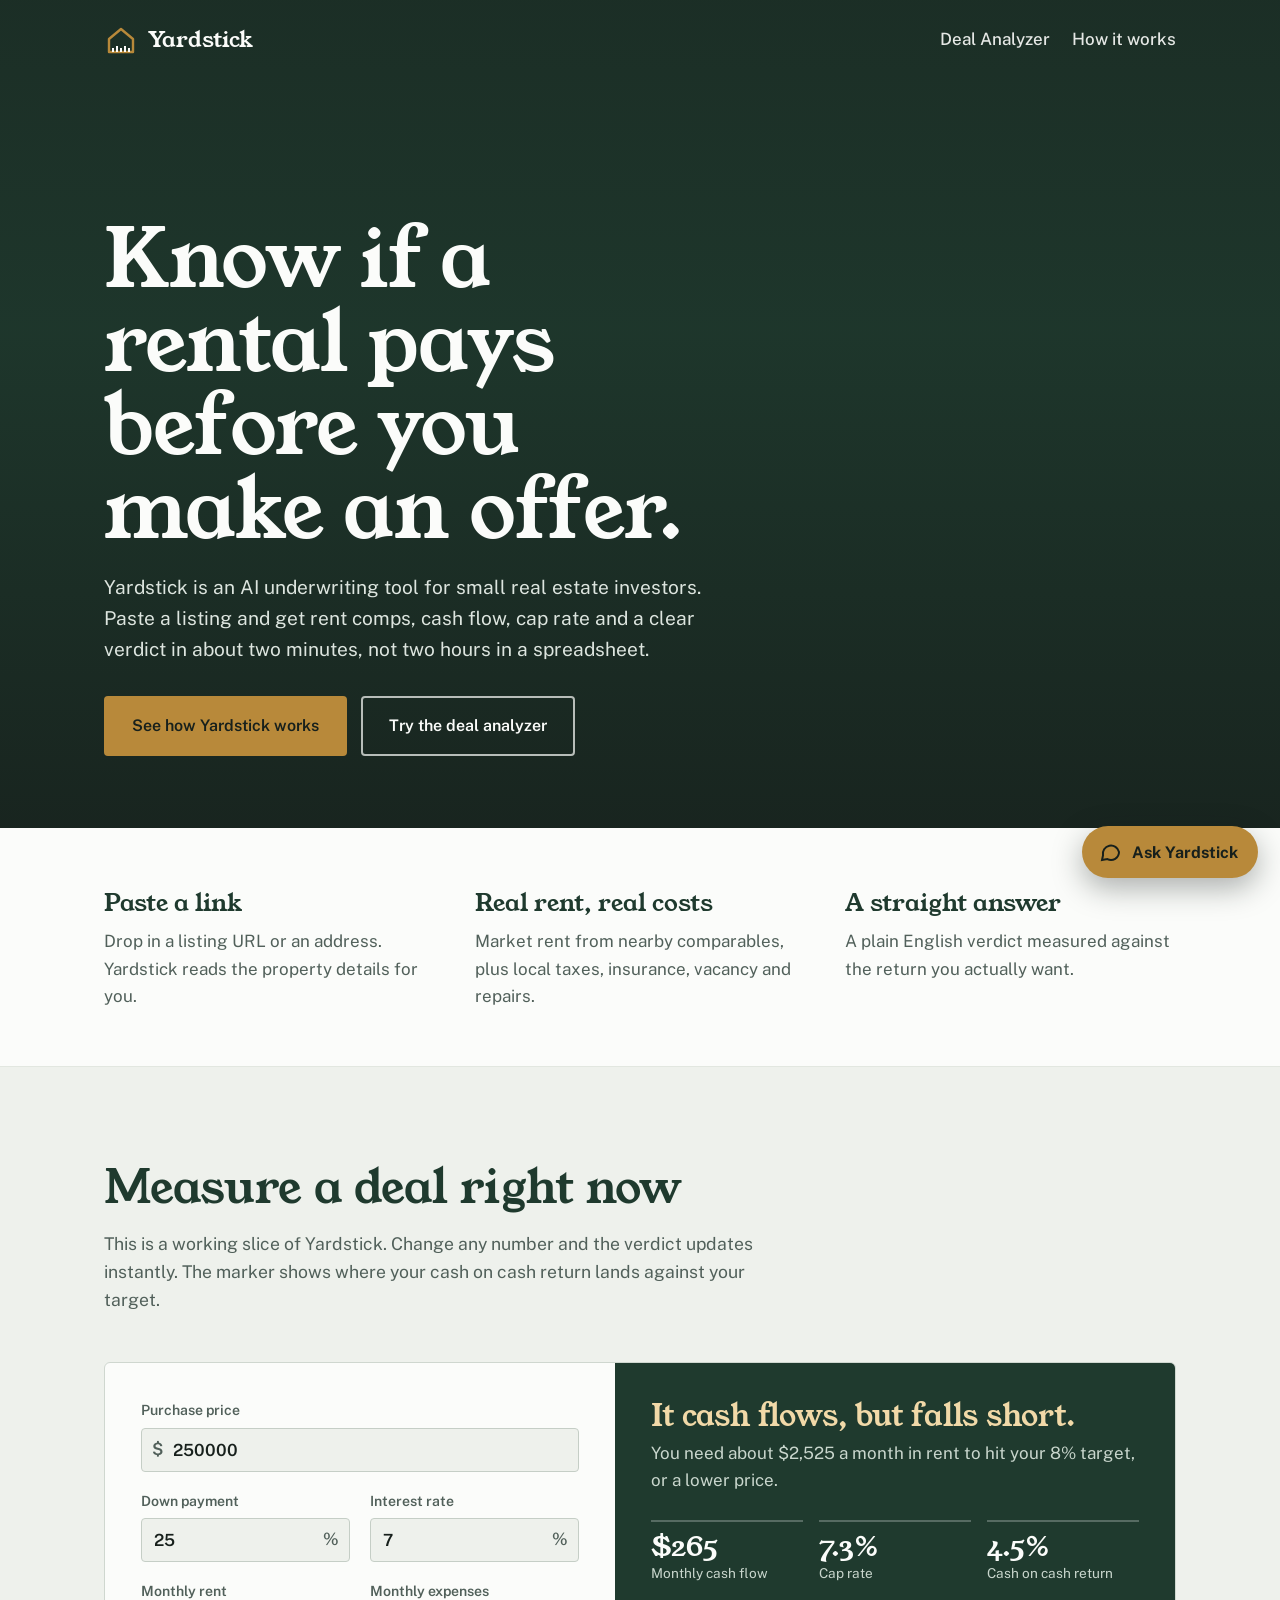
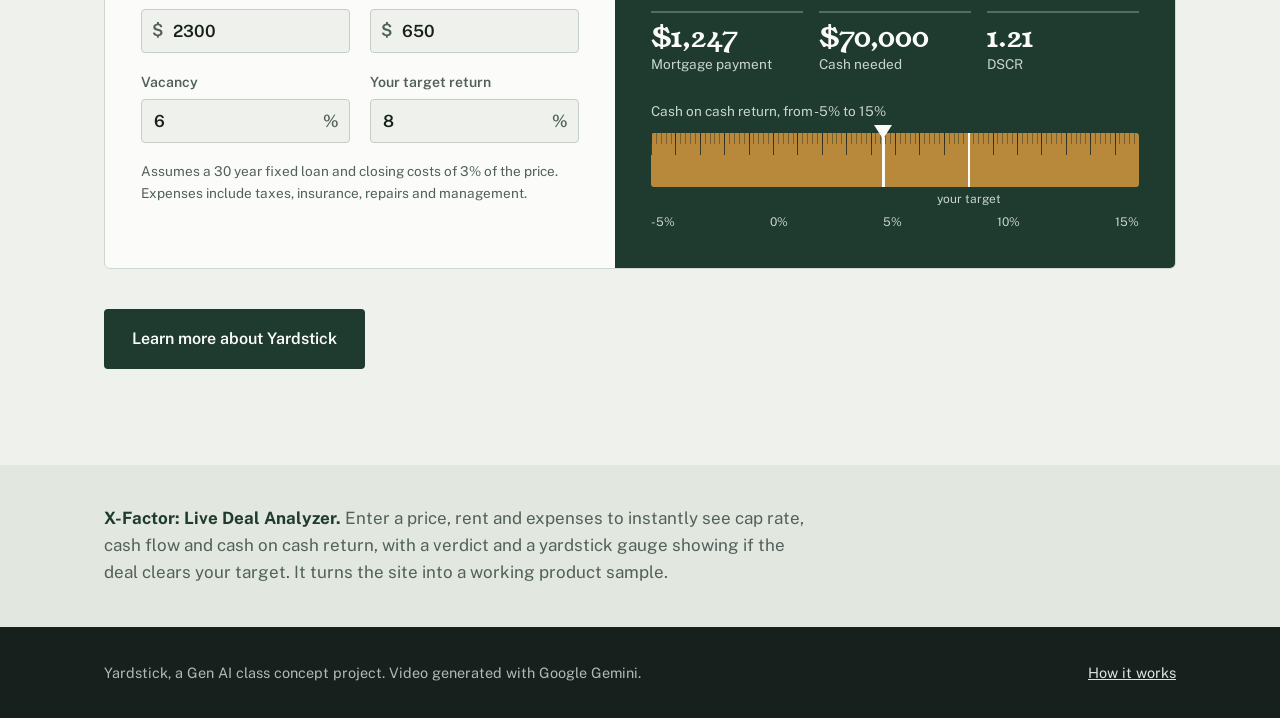
<file: index.html>
<!DOCTYPE html>
<html lang="en">
<head>
  <meta charset="UTF-8" />
  <meta name="viewport" content="width=device-width, initial-scale=1.0" />
  <title>Yardstick | Underwrite a rental in two minutes</title>
  <meta name="description" content="Yardstick is an AI underwriting tool for small real estate investors. Paste a listing and get cap rate, cash flow and a clear verdict in minutes." />
  <link rel="preconnect" href="https://fonts.googleapis.com" />
  <link rel="preconnect" href="https://fonts.gstatic.com" crossorigin />
  <link href="https://fonts.googleapis.com/css2?family=Public+Sans:wght@400;500;600;700&family=Young+Serif&display=swap" rel="stylesheet" />
  <link rel="stylesheet" href="styles.css" />
  <link rel="icon" href="favicon.svg" type="image/svg+xml" />
</head>
<body>

  <header class="site-header">
    <div class="wrap">
      <a class="brand" href="index.html" aria-label="Yardstick home">
        <svg viewBox="0 0 34 34" fill="none" aria-hidden="true"><path d="M5 16 17 6l12 10v13H5z" stroke="#B8893A" stroke-width="2.4" stroke-linejoin="round"/><path d="M9 29v-4M13 29v-6M17 29v-4M21 29v-6M25 29v-4" stroke="#FBFCFA" stroke-width="2"/></svg>
        Yardstick
      </a>
      <nav class="nav" aria-label="Main">
        <a href="#analyzer">Deal Analyzer</a>
        <a href="about.html">How it works</a>
      </nav>
    </div>
  </header>

  <main>
    <section class="hero" aria-label="Introduction" style="padding:0">
      <video id="hero-video" autoplay muted loop playsinline preload="auto" aria-hidden="true">
        <source src="hero.mp4" type="video/mp4" />
      </video>
      <div class="wrap hero-content">
        <h1>Know if a rental pays before you make an offer.</h1>
        <p class="lede">Yardstick is an AI underwriting tool for small real estate investors. Paste a listing and get rent comps, cash flow, cap rate and a clear verdict in about two minutes, not two hours in a spreadsheet.</p>
        <div class="cta-row">
          <a class="btn btn-primary" href="about.html">See how Yardstick works</a>
          <a class="btn btn-ghost" href="#analyzer">Try the deal analyzer</a>
        </div>
      </div>
    </section>

    <section class="strip" aria-label="Why Yardstick">
      <div class="wrap strip-grid">
        <div><strong>Paste a link</strong><p>Drop in a listing URL or an address. Yardstick reads the property details for you.</p></div>
        <div><strong>Real rent, real costs</strong><p>Market rent from nearby comparables, plus local taxes, insurance, vacancy and repairs.</p></div>
        <div><strong>A straight answer</strong><p>A plain English verdict measured against the return you actually want.</p></div>
      </div>
    </section>

    <section id="analyzer" aria-labelledby="analyzer-title">
      <div class="wrap">
        <h2 id="analyzer-title">Measure a deal right now</h2>
        <p class="section-intro">This is a working slice of Yardstick. Change any number and the verdict updates instantly. The marker shows where your cash on cash return lands against your target.</p>

        <div class="analyzer">
          <form id="deal-form" novalidate>
            <div class="field full"><label for="price">Purchase price</label><div class="input"><span>$</span><input id="price" type="number" inputmode="decimal" value="250000" min="0" step="1000" /></div></div>
            <div class="field"><label for="downPct">Down payment</label><div class="input"><input id="downPct" type="number" inputmode="decimal" value="25" min="0" max="100" step="1" style="padding-left:12px" /><span>%</span></div></div>
            <div class="field"><label for="ratePct">Interest rate</label><div class="input"><input id="ratePct" type="number" inputmode="decimal" value="7" min="0" max="25" step="0.125" style="padding-left:12px" /><span>%</span></div></div>
            <div class="field"><label for="rent">Monthly rent</label><div class="input"><span>$</span><input id="rent" type="number" inputmode="decimal" value="2300" min="0" step="25" /></div></div>
            <div class="field"><label for="expenses">Monthly expenses</label><div class="input"><span>$</span><input id="expenses" type="number" inputmode="decimal" value="650" min="0" step="25" /></div></div>
            <div class="field"><label for="vacancyPct">Vacancy</label><div class="input"><input id="vacancyPct" type="number" inputmode="decimal" value="6" min="0" max="100" step="1" style="padding-left:12px" /><span>%</span></div></div>
            <div class="field"><label for="targetPct">Your target return</label><div class="input"><input id="targetPct" type="number" inputmode="decimal" value="8" min="0" max="30" step="0.5" style="padding-left:12px" /><span>%</span></div></div>
            <p class="assume">Assumes a 30 year fixed loan and closing costs of 3% of the price. Expenses include taxes, insurance, repairs and management.</p>
          </form>

          <div class="results" id="results" aria-live="polite">
            <div>
              <p class="verdict" id="verdict">Calculating...</p>
              <p class="verdict-sub" id="verdict-sub"></p>
            </div>
            <div class="metrics">
              <div class="metric"><div class="val" id="m-cf">$0</div><div class="lbl">Monthly cash flow</div></div>
              <div class="metric"><div class="val" id="m-cap">0%</div><div class="lbl">Cap rate</div></div>
              <div class="metric"><div class="val" id="m-coc">0%</div><div class="lbl">Cash on cash return</div></div>
            </div>
            <div class="metrics">
              <div class="metric"><div class="val" id="m-mort">$0</div><div class="lbl">Mortgage payment</div></div>
              <div class="metric"><div class="val" id="m-cash">$0</div><div class="lbl">Cash needed</div></div>
              <div class="metric"><div class="val" id="m-dscr">0</div><div class="lbl">DSCR</div></div>
            </div>
            <div class="gauge">
              <div class="gauge-title">Cash on cash return, from -5% to 15%</div>
              <div class="ruler" role="img" id="ruler" aria-label="Cash on cash return gauge">
                <div class="target" id="target-line"></div>
                <div class="marker" id="marker"></div>
              </div>
              <div class="ruler-scale"><span>-5%</span><span>0%</span><span>5%</span><span>10%</span><span>15%</span></div>
            </div>
          </div>
        </div>

        <div style="margin-top:40px">
          <a class="btn btn-dark" href="about.html">Learn more about Yardstick</a>
        </div>
      </div>
    </section>

    <section class="xfactor" aria-labelledby="xf-title">
      <div class="wrap">
        <p><strong id="xf-title">X-Factor: Live Deal Analyzer.</strong> Enter a price, rent and expenses to instantly see cap rate, cash flow and cash on cash return, with a verdict and a yardstick gauge showing if the deal clears your target. It turns the site into a working product sample.</p>
      </div>
    </section>
  </main>

  <footer class="site-footer">
    <div class="wrap">
      <span>Yardstick, a Gen AI class concept project. Video generated with Google Gemini.</span>
      <a href="about.html">How it works</a>
    </div>
  </footer>

  <script src="math.js"></script>
  <script>
    // Make sure the hero video starts and keeps looping on every browser.
    (function () {
      var v = document.getElementById("hero-video");
      v.muted = true;
      var play = function () { var p = v.play(); if (p && p.catch) p.catch(function () {}); };
      play();
      v.addEventListener("ended", function () { v.currentTime = 0; play(); });
      document.addEventListener("visibilitychange", function () { if (!document.hidden) play(); });
      ["click", "touchstart", "scroll"].forEach(function (e) { window.addEventListener(e, play, { once: true, passive: true }); });
    })();

    // Deal Analyzer
    (function () {
      var ids = ["price", "downPct", "ratePct", "rent", "expenses", "vacancyPct", "targetPct"];
      var el = function (id) { return document.getElementById(id); };
      var money = function (n) { var s = Math.round(Math.abs(n)).toLocaleString("en-US"); return (n < 0 ? "-$" : "$") + s; };
      var pos = function (pct) { return Math.max(0, Math.min(100, (pct + 5) / 20 * 100)); };
      function val(id) { var v = parseFloat(el(id).value); return isFinite(v) && v >= 0 ? v : 0; }

      function update() {
        var d = { price: val("price"), downPct: Math.min(val("downPct"), 100), ratePct: val("ratePct"), rent: val("rent"), expenses: val("expenses"), vacancyPct: Math.min(val("vacancyPct"), 100) };
        var target = val("targetPct");
        var r = window.YardstickMath.run(d);
        el("m-cf").textContent = money(r.monthlyCF);
        el("m-cap").textContent = r.capRate.toFixed(1) + "%";
        el("m-coc").textContent = r.coc.toFixed(1) + "%";
        el("m-mort").textContent = money(r.mortgage);
        el("m-cash").textContent = money(r.cashIn);
        el("m-dscr").textContent = isFinite(r.dscr) ? r.dscr.toFixed(2) : "No loan";
        el("marker").style.left = pos(r.coc) + "%";
        el("target-line").style.left = pos(target) + "%";
        el("ruler").setAttribute("aria-label", "Cash on cash return " + r.coc.toFixed(1) + "% against a target of " + target + "%");

        var box = el("results"), verdict, sub;
        box.classList.remove("good", "warn", "bad");
        if (d.price <= 0 || d.rent <= 0) {
          verdict = "Enter a price and rent to measure the deal."; sub = "";
        } else if (r.coc >= target) {
          box.classList.add("good");
          verdict = "This deal measures up.";
          sub = "It clears your " + target + "% target by " + (r.coc - target).toFixed(1) + " points and puts " + money(r.monthlyCF * 12) + " a year in your pocket.";
        } else if (r.monthlyCF >= 0) {
          box.classList.add("warn");
          var rentNeeded = Math.ceil(((target / 100 * r.cashIn / 12) + r.mortgage + d.expenses) / (1 - d.vacancyPct / 100) / 25) * 25;
          verdict = "It cash flows, but falls short.";
          sub = "You need about " + money(rentNeeded) + " a month in rent to hit your " + target + "% target, or a lower price.";
        } else {
          box.classList.add("bad");
          verdict = "This deal loses money.";
          sub = "You would pay " + money(-r.monthlyCF) + " a month out of pocket. Negotiate the price or pass.";
        }
        el("verdict").textContent = verdict;
        el("verdict-sub").textContent = sub;
      }
      ids.forEach(function (id) { el(id).addEventListener("input", update); });
      el("deal-form").addEventListener("submit", function (e) { e.preventDefault(); });
      update();
    })();
  </script>
  <script src="chat.js"></script>
</body>
</html>
</file>
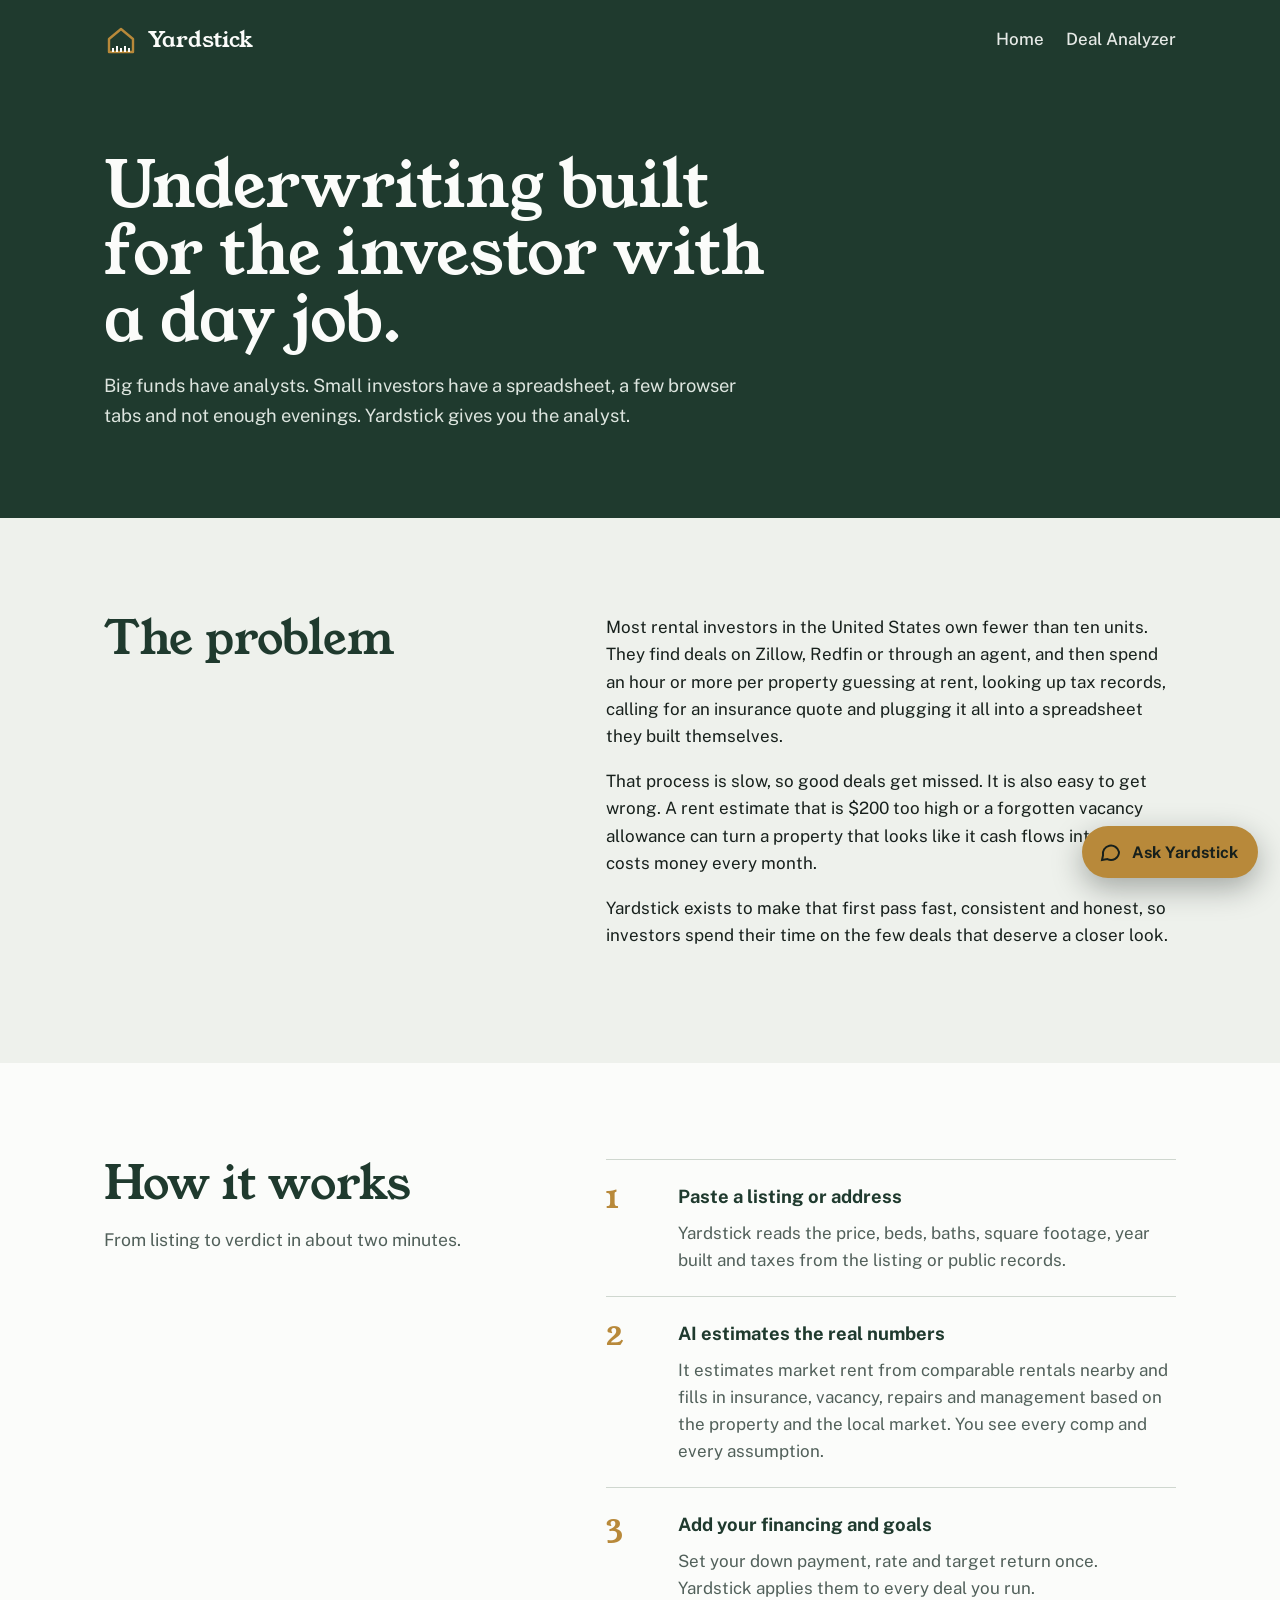
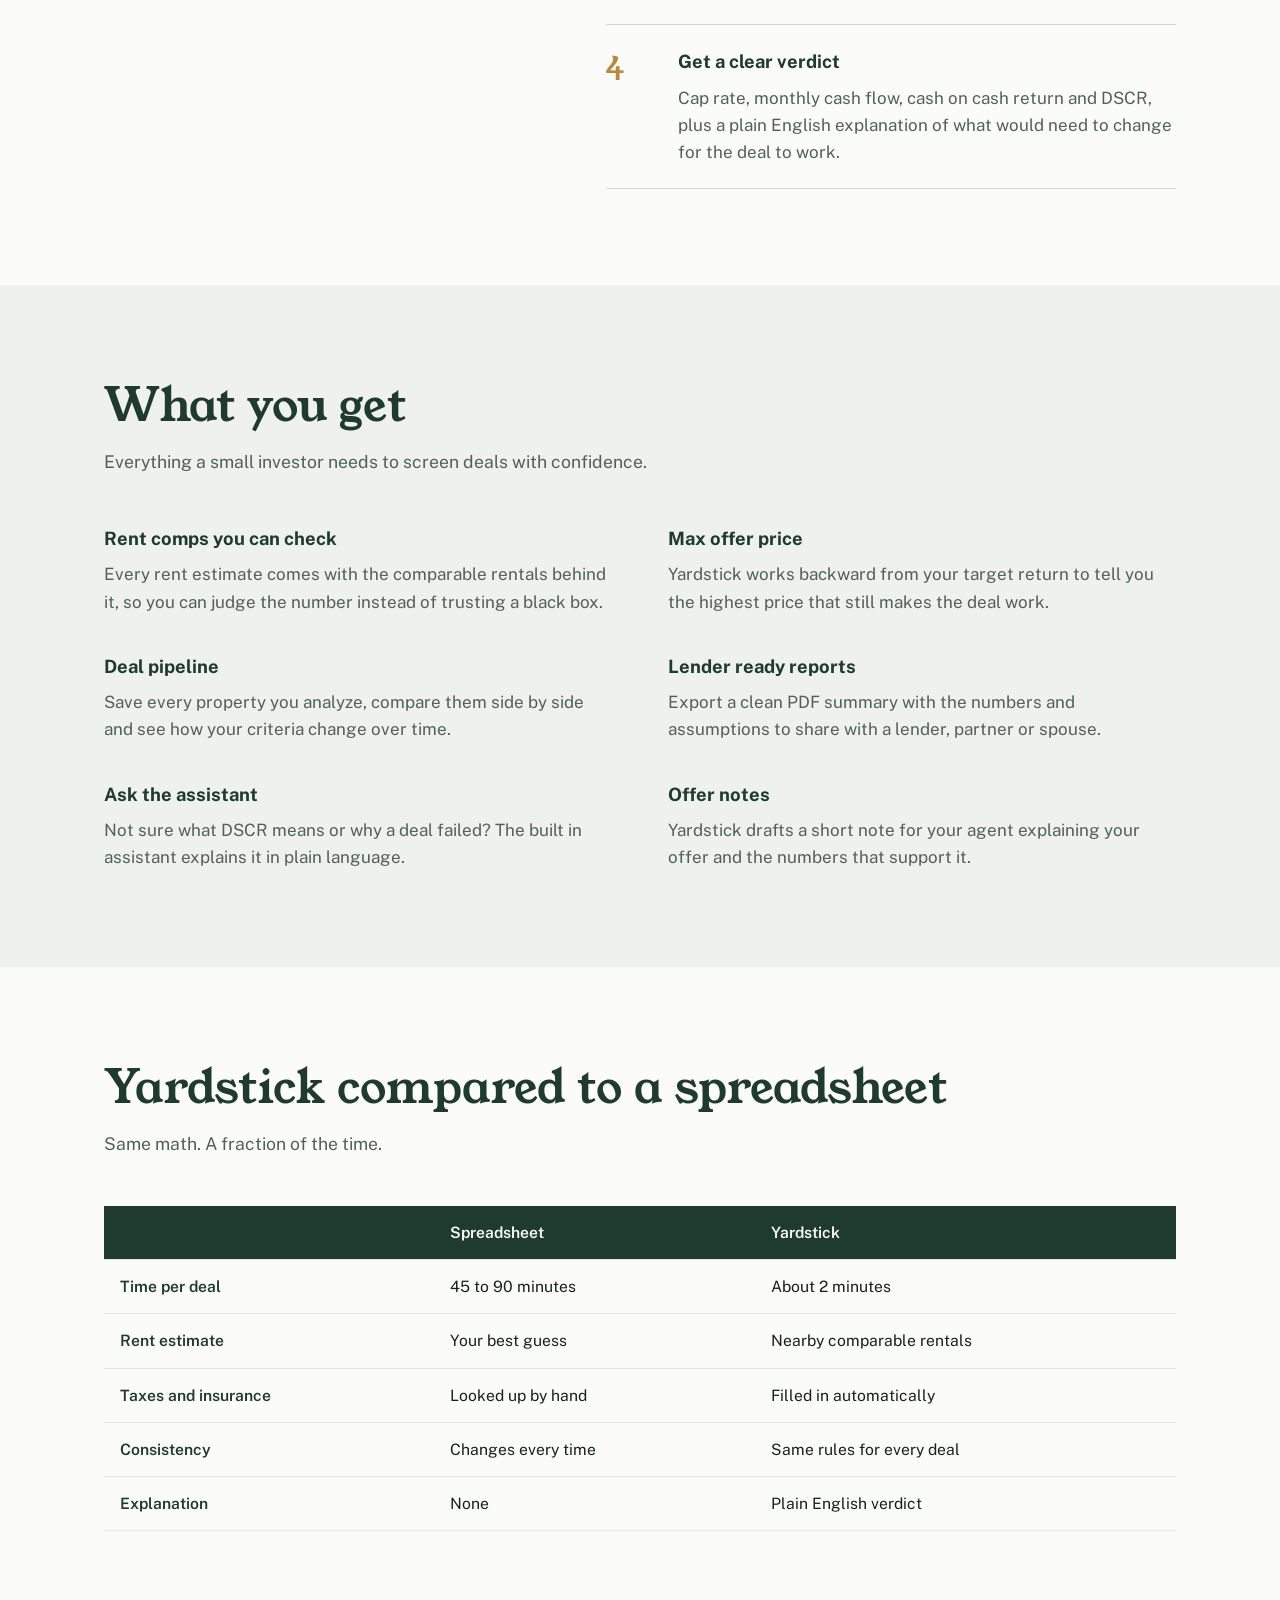
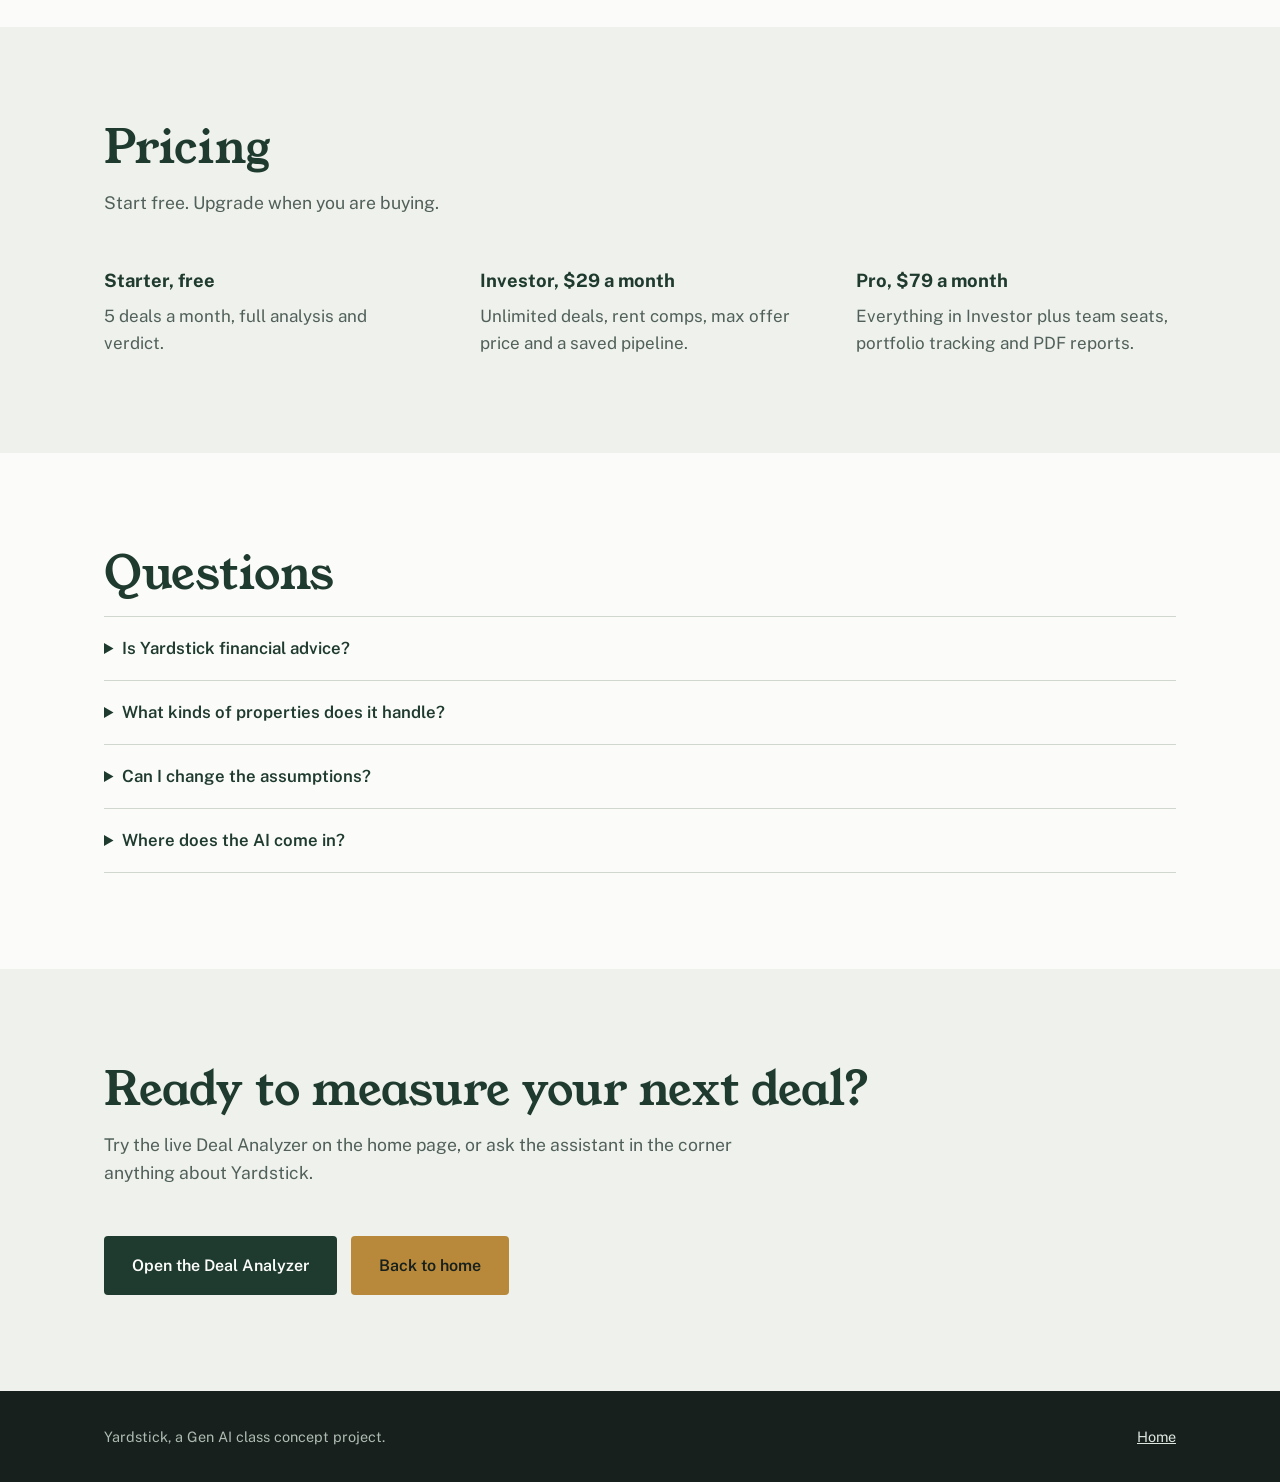
<file: about.html>
<!DOCTYPE html>
<html lang="en">
<head>
  <meta charset="UTF-8" />
  <meta name="viewport" content="width=device-width, initial-scale=1.0" />
  <title>How Yardstick works | AI underwriting for small investors</title>
  <meta name="description" content="How Yardstick turns a listing link into rent comps, cash flow and a clear verdict for small real estate investors." />
  <link rel="preconnect" href="https://fonts.googleapis.com" />
  <link rel="preconnect" href="https://fonts.gstatic.com" crossorigin />
  <link href="https://fonts.googleapis.com/css2?family=Public+Sans:wght@400;500;600;700&family=Young+Serif&display=swap" rel="stylesheet" />
  <link rel="stylesheet" href="styles.css" />
  <link rel="icon" href="favicon.svg" type="image/svg+xml" />
</head>
<body>

  <header class="site-header solid">
    <div class="wrap">
      <a class="brand" href="index.html" aria-label="Yardstick home">
        <svg viewBox="0 0 34 34" fill="none" aria-hidden="true"><path d="M5 16 17 6l12 10v13H5z" stroke="#B8893A" stroke-width="2.4" stroke-linejoin="round"/><path d="M9 29v-4M13 29v-6M17 29v-4M21 29v-6M25 29v-4" stroke="#FBFCFA" stroke-width="2"/></svg>
        Yardstick
      </a>
      <nav class="nav" aria-label="Main">
        <a href="index.html">Home</a>
        <a href="index.html#analyzer">Deal Analyzer</a>
      </nav>
    </div>
  </header>

  <main>
    <div class="page-hero">
      <div class="wrap">
        <h1>Underwriting built for the investor with a day job.</h1>
        <p>Big funds have analysts. Small investors have a spreadsheet, a few browser tabs and not enough evenings. Yardstick gives you the analyst.</p>
      </div>
    </div>

    <section aria-labelledby="problem-title">
      <div class="wrap two-col">
        <h2 id="problem-title">The problem</h2>
        <div class="prose">
          <p>Most rental investors in the United States own fewer than ten units. They find deals on Zillow, Redfin or through an agent, and then spend an hour or more per property guessing at rent, looking up tax records, calling for an insurance quote and plugging it all into a spreadsheet they built themselves.</p>
          <p>That process is slow, so good deals get missed. It is also easy to get wrong. A rent estimate that is $200 too high or a forgotten vacancy allowance can turn a property that looks like it cash flows into one that costs money every month.</p>
          <p>Yardstick exists to make that first pass fast, consistent and honest, so investors spend their time on the few deals that deserve a closer look.</p>
        </div>
      </div>
    </section>

    <section class="alt" aria-labelledby="how-title">
      <div class="wrap two-col">
        <div>
          <h2 id="how-title">How it works</h2>
          <p class="section-intro" style="margin-bottom:0">From listing to verdict in about two minutes.</p>
        </div>
        <ol class="steps">
          <li><div><h3>Paste a listing or address</h3><p>Yardstick reads the price, beds, baths, square footage, year built and taxes from the listing or public records.</p></div></li>
          <li><div><h3>AI estimates the real numbers</h3><p>It estimates market rent from comparable rentals nearby and fills in insurance, vacancy, repairs and management based on the property and the local market. You see every comp and every assumption.</p></div></li>
          <li><div><h3>Add your financing and goals</h3><p>Set your down payment, rate and target return once. Yardstick applies them to every deal you run.</p></div></li>
          <li><div><h3>Get a clear verdict</h3><p>Cap rate, monthly cash flow, cash on cash return and DSCR, plus a plain English explanation of what would need to change for the deal to work.</p></div></li>
        </ol>
      </div>
    </section>

    <section aria-labelledby="features-title">
      <div class="wrap">
        <h2 id="features-title">What you get</h2>
        <p class="section-intro">Everything a small investor needs to screen deals with confidence.</p>
        <div class="feature-list">
          <div><h3>Rent comps you can check</h3><p>Every rent estimate comes with the comparable rentals behind it, so you can judge the number instead of trusting a black box.</p></div>
          <div><h3>Max offer price</h3><p>Yardstick works backward from your target return to tell you the highest price that still makes the deal work.</p></div>
          <div><h3>Deal pipeline</h3><p>Save every property you analyze, compare them side by side and see how your criteria change over time.</p></div>
          <div><h3>Lender ready reports</h3><p>Export a clean PDF summary with the numbers and assumptions to share with a lender, partner or spouse.</p></div>
          <div><h3>Ask the assistant</h3><p>Not sure what DSCR means or why a deal failed? The built in assistant explains it in plain language.</p></div>
          <div><h3>Offer notes</h3><p>Yardstick drafts a short note for your agent explaining your offer and the numbers that support it.</p></div>
        </div>
      </div>
    </section>

    <section class="alt" aria-labelledby="compare-title">
      <div class="wrap">
        <h2 id="compare-title">Yardstick compared to a spreadsheet</h2>
        <p class="section-intro">Same math. A fraction of the time.</p>
        <div style="overflow-x:auto">
          <table class="compare">
            <thead><tr><th scope="col"></th><th scope="col">Spreadsheet</th><th scope="col">Yardstick</th></tr></thead>
            <tbody>
              <tr><td>Time per deal</td><td>45 to 90 minutes</td><td>About 2 minutes</td></tr>
              <tr><td>Rent estimate</td><td>Your best guess</td><td>Nearby comparable rentals</td></tr>
              <tr><td>Taxes and insurance</td><td>Looked up by hand</td><td>Filled in automatically</td></tr>
              <tr><td>Consistency</td><td>Changes every time</td><td>Same rules for every deal</td></tr>
              <tr><td>Explanation</td><td>None</td><td>Plain English verdict</td></tr>
            </tbody>
          </table>
        </div>
      </div>
    </section>

    <section aria-labelledby="pricing-title">
      <div class="wrap">
        <h2 id="pricing-title">Pricing</h2>
        <p class="section-intro">Start free. Upgrade when you are buying.</p>
        <div class="feature-list" style="grid-template-columns:repeat(auto-fit,minmax(220px,1fr))">
          <div><h3>Starter, free</h3><p>5 deals a month, full analysis and verdict.</p></div>
          <div><h3>Investor, $29 a month</h3><p>Unlimited deals, rent comps, max offer price and a saved pipeline.</p></div>
          <div><h3>Pro, $79 a month</h3><p>Everything in Investor plus team seats, portfolio tracking and PDF reports.</p></div>
        </div>
      </div>
    </section>

    <section class="alt faq" aria-labelledby="faq-title">
      <div class="wrap">
        <h2 id="faq-title">Questions</h2>
        <details><summary>Is Yardstick financial advice?</summary><p>No. Yardstick is a screening tool that does the math and shows its assumptions. Always inspect a property and talk to a lender, agent or tax professional before you buy.</p></details>
        <details><summary>What kinds of properties does it handle?</summary><p>Version one covers long term rentals: single family homes, condos and small multifamily up to four units. Short term rentals and BRRRR modeling are on the roadmap.</p></details>
        <details><summary>Can I change the assumptions?</summary><p>Yes. Every number is editable, and the verdict updates instantly when you change one.</p></details>
        <details><summary>Where does the AI come in?</summary><p>AI reads messy listing data, picks the most comparable rentals, estimates expenses for the specific property and writes the explanation of the result. The final math is plain, auditable formulas.</p></details>
      </div>
    </section>

    <section id="waitlist" aria-labelledby="wl-title">
      <div class="wrap closing">
        <h2 id="wl-title">Ready to measure your next deal?</h2>
        <p class="section-intro">Try the live Deal Analyzer on the home page, or ask the assistant in the corner anything about Yardstick.</p>
        <div class="cta-row">
          <a class="btn btn-dark" href="index.html#analyzer">Open the Deal Analyzer</a>
          <a class="btn btn-primary" href="index.html">Back to home</a>
        </div>
      </div>
    </section>
  </main>

  <footer class="site-footer">
    <div class="wrap">
      <span>Yardstick, a Gen AI class concept project.</span>
      <a href="index.html">Home</a>
    </div>
  </footer>

  <script src="math.js"></script>
  <script src="chat.js"></script>
</body>
</html>
</file>
<file: styles.css>
:root {
  --paper: #EEF1EC;
  --paper-2: #E2E7E0;
  --pine: #1F3A2E;
  --moss: #3F6B55;
  --brass: #B8893A;
  --slate: #51605A;
  --ink: #17201C;
  --red: #A6402E;
  --white: #FBFCFA;
  --serif: "Young Serif", Georgia, serif;
  --sans: "Public Sans", system-ui, -apple-system, "Segoe UI", sans-serif;
  --wrap: 1120px;
}

* { box-sizing: border-box; }
html { scroll-behavior: smooth; }
body {
  margin: 0;
  background: var(--paper);
  color: var(--ink);
  font-family: var(--sans);
  font-size: 17px;
  line-height: 1.6;
  -webkit-font-smoothing: antialiased;
}
img, video { display: block; max-width: 100%; }
a { color: var(--pine); }
:focus-visible { outline: 3px solid var(--brass); outline-offset: 3px; }

.wrap { max-width: var(--wrap); margin: 0 auto; padding: 0 24px; }

/* Header */
.site-header {
  position: absolute; top: 0; left: 0; right: 0; z-index: 5;
  padding: 22px 0;
}
.site-header.solid { position: static; background: var(--pine); }
.site-header .wrap { display: flex; align-items: center; justify-content: space-between; gap: 16px; }
.brand {
  display: flex; align-items: center; gap: 10px;
  color: var(--white); text-decoration: none;
  font-family: var(--serif); font-size: 1.4rem;
}
.brand svg { width: 34px; height: 34px; }
.nav { display: flex; gap: 22px; }
.nav a { color: var(--white); text-decoration: none; font-weight: 500; opacity: .9; }
.nav a:hover { opacity: 1; text-decoration: underline; text-underline-offset: 4px; }

/* Hero */
.hero {
  position: relative; min-height: 92vh; overflow: hidden;
  display: flex; align-items: flex-end;
  background: var(--pine); color: var(--white);
}
.hero video {
  position: absolute; inset: 0; width: 100%; height: 100%; object-fit: cover;
}
.hero::after {
  content: ""; position: absolute; inset: 0;
  background: linear-gradient(180deg, rgba(23,32,28,.45) 0%, rgba(23,32,28,.15) 40%, rgba(23,32,28,.82) 100%);
}
.hero-content { width: 100%; position: relative; z-index: 2; padding-bottom: 72px; padding-top: 140px; }
.hero h1 {
  font-family: var(--serif); font-weight: 400;
  font-size: clamp(2.6rem, 6.4vw, 5.2rem); line-height: 1.02;
  letter-spacing: -0.01em; margin: 0 0 20px; max-width: 13ch;
}
.hero p.lede { font-size: 1.2rem; max-width: 52ch; margin: 0 0 32px; color: #DDE5DF; }
.cta-row { display: flex; flex-wrap: wrap; gap: 14px; }

.btn {
  display: inline-block; padding: 15px 26px; border-radius: 4px;
  font-family: var(--sans); font-weight: 600; font-size: 1rem;
  text-decoration: none; cursor: pointer; border: 2px solid transparent;
  transition: background .15s, color .15s;
}
.btn-primary { background: var(--brass); color: var(--ink); }
.btn-primary:hover { background: #CB9C4C; }
.btn-ghost { border-color: rgba(251,252,250,.7); color: var(--white); }
.btn-ghost:hover { background: rgba(251,252,250,.12); }
.btn-dark { background: var(--pine); color: var(--white); }
.btn-dark:hover { background: var(--moss); }

/* Sections */
section { padding: 96px 0; }
h2 {
  font-family: var(--serif); font-weight: 400;
  font-size: clamp(2rem, 3.6vw, 2.9rem); line-height: 1.1; margin: 0 0 16px;
  color: var(--pine);
}
h3 { font-size: 1.15rem; margin: 0 0 8px; color: var(--pine); }
.section-intro { max-width: 60ch; color: var(--slate); font-size: 1.1rem; margin: 0 0 48px; }

/* Value strip */
.strip { background: var(--white); border-bottom: 1px solid var(--paper-2); padding: 56px 0; }
.strip-grid { display: grid; grid-template-columns: repeat(3, 1fr); gap: 40px; }
.strip-grid p { margin: 0; color: var(--slate); }
.strip-grid strong { display: block; font-family: var(--serif); font-weight: 400; font-size: 1.5rem; color: var(--pine); margin-bottom: 6px; }

/* Analyzer */
.analyzer { display: grid; grid-template-columns: 1fr 1.1fr; gap: 0; background: var(--white); border: 1px solid #CFD7CF; border-radius: 6px; overflow: hidden; }
.analyzer form { padding: 36px; display: grid; grid-template-columns: 1fr 1fr; gap: 18px 20px; align-content: start; }
.field label { display: block; font-size: .88rem; font-weight: 600; color: var(--slate); margin-bottom: 6px; }
.field .input {
  display: flex; align-items: center; border: 1.5px solid #C5CEC6; border-radius: 4px; background: var(--paper);
}
.field .input:focus-within { border-color: var(--pine); }
.field .input span { padding: 0 10px; color: var(--slate); font-weight: 600; }
.field input {
  width: 100%; border: 0; background: transparent; padding: 11px 10px 11px 0;
  font: 600 1.05rem var(--sans); color: var(--ink); min-width: 0;
}
.field input:focus { outline: none; }
.field .input span:first-child + input { padding-left: 0; }
.field.full { grid-column: 1 / -1; }
.assume { grid-column: 1 / -1; font-size: .85rem; color: var(--slate); margin: 0; }

.results { background: var(--pine); color: var(--white); padding: 36px; display: flex; flex-direction: column; gap: 26px; }
.verdict { font-family: var(--serif); font-size: 1.9rem; line-height: 1.15; margin: 0; }
.verdict-sub { margin: 6px 0 0; color: #C9D6CD; }
.metrics { display: grid; grid-template-columns: repeat(3, 1fr); gap: 16px; }
.metric { border-top: 2px solid rgba(251,252,250,.25); padding-top: 10px; }
.metric .val { font-family: var(--serif); font-size: 1.75rem; line-height: 1.1; }
.metric .lbl { font-size: .85rem; color: #C9D6CD; }

/* The yardstick gauge */
.gauge { margin-top: auto; }
.gauge-title { font-size: .85rem; color: #C9D6CD; margin-bottom: 10px; }
.ruler {
  position: relative; height: 54px; border-radius: 3px;
  background: var(--brass);
  background-image:
    repeating-linear-gradient(90deg, rgba(23,32,28,.75) 0 1px, transparent 1px 5%),
    repeating-linear-gradient(90deg, rgba(23,32,28,.4) 0 1px, transparent 1px 1%);
  background-size: 100% 22px, 100% 11px;
  background-repeat: no-repeat;
  background-position: top left, top left;
}
.ruler .target {
  position: absolute; top: 0; bottom: 0; width: 2px; background: var(--white);
}
.ruler .target::after {
  content: "your target"; position: absolute; bottom: -22px; left: 50%; transform: translateX(-50%);
  font-size: .75rem; color: #C9D6CD; white-space: nowrap;
}
.ruler .marker {
  position: absolute; top: -8px; width: 0; height: 0;
  transform: translateX(-50%);
  transition: left .35s cubic-bezier(.2,.8,.2,1);
}
.ruler .marker::before {
  content: ""; position: absolute; left: -9px; top: 0;
  border-left: 9px solid transparent; border-right: 9px solid transparent; border-top: 14px solid var(--white);
}
.ruler .marker::after {
  content: ""; position: absolute; left: -1.5px; top: 12px; width: 3px; height: 50px; background: var(--white);
}
.ruler-scale { display: flex; justify-content: space-between; font-size: .75rem; color: #C9D6CD; margin-top: 26px; }
.results.good .verdict { color: #CFE8D6; }
.results.warn .verdict { color: #F1D9A8; }
.results.bad .verdict { color: #F2B8AA; }

/* X factor note */
.xfactor { background: var(--paper-2); padding: 40px 0; }
.xfactor p { margin: 0; max-width: 70ch; color: var(--slate); }
.xfactor strong { color: var(--pine); }

/* Footer */
.site-footer { background: var(--ink); color: #AEBBB3; padding: 34px 0; font-size: .9rem; }
.site-footer .wrap { display: flex; justify-content: space-between; flex-wrap: wrap; gap: 12px; }
.site-footer a { color: #DDE5DF; }

/* About page */
.page-hero { background: var(--pine); color: var(--white); padding: 72px 0 88px; }
.page-hero h1 { font-family: var(--serif); font-weight: 400; font-size: clamp(2.4rem, 5vw, 4rem); line-height: 1.05; margin: 0 0 18px; max-width: 18ch; }
.page-hero p { max-width: 58ch; font-size: 1.15rem; color: #DDE5DF; margin: 0; }
.prose { max-width: 66ch; }
.prose p { margin: 0 0 18px; }
.two-col { display: grid; grid-template-columns: 1fr 1.3fr; gap: 64px; align-items: start; }
.steps { list-style: none; margin: 0; padding: 0; counter-reset: step; }
.steps li { counter-increment: step; display: grid; grid-template-columns: 56px 1fr; gap: 16px; padding: 22px 0; border-top: 1px solid #CFD7CF; }
.steps li:last-child { border-bottom: 1px solid #CFD7CF; }
.steps li::before { content: counter(step); font-family: var(--serif); font-size: 2rem; color: var(--brass); line-height: 1; }
.steps p { margin: 0; color: var(--slate); }
.alt { background: var(--white); }
.feature-list { display: grid; grid-template-columns: repeat(2, 1fr); gap: 36px 56px; }
.feature-list p { margin: 0; color: var(--slate); }
.compare { width: 100%; border-collapse: collapse; background: var(--white); font-size: .98rem; }
.compare th, .compare td { text-align: left; padding: 14px 16px; border-bottom: 1px solid var(--paper-2); }
.compare th { background: var(--pine); color: var(--white); font-weight: 600; }
.compare td:first-child { font-weight: 600; color: var(--pine); }
.faq details { border-top: 1px solid #CFD7CF; padding: 18px 0; }
.faq details:last-child { border-bottom: 1px solid #CFD7CF; }
.faq summary { cursor: pointer; font-weight: 600; color: var(--pine); font-size: 1.05rem; }
.faq details p { margin: 10px 0 0; color: var(--slate); max-width: 66ch; }
.closing { text-align: left; }

/* Chatbot */
.chat-launch {
  position: fixed; right: 22px; bottom: 22px; z-index: 50;
  display: flex; align-items: center; gap: 10px;
  background: var(--brass); color: var(--ink); border: 0; border-radius: 999px;
  padding: 14px 20px 14px 16px; font: 700 1rem var(--sans); cursor: pointer;
  box-shadow: 0 10px 30px rgba(23,32,28,.35);
}
.chat-launch svg { width: 24px; height: 24px; }
.chat-launch:hover { background: #CB9C4C; }
.chat-panel {
  position: fixed; right: 22px; bottom: 90px; z-index: 51;
  width: min(390px, calc(100vw - 32px)); height: min(560px, calc(100vh - 120px));
  background: var(--white); border-radius: 10px; overflow: hidden;
  display: none; flex-direction: column;
  box-shadow: 0 24px 60px rgba(23,32,28,.35); border: 1px solid #CFD7CF;
}
.chat-panel.open { display: flex; }
.chat-head { background: var(--pine); color: var(--white); padding: 16px 18px; display: flex; justify-content: space-between; align-items: center; }
.chat-head strong { font-family: var(--serif); font-weight: 400; font-size: 1.2rem; display: block; }
.chat-head small { color: #C9D6CD; }
.chat-close { background: none; border: 0; color: var(--white); font-size: 1.6rem; line-height: 1; cursor: pointer; padding: 4px 8px; }
.chat-log { flex: 1; overflow-y: auto; padding: 18px; display: flex; flex-direction: column; gap: 10px; background: var(--paper); }
.msg { max-width: 85%; padding: 10px 14px; border-radius: 12px; font-size: .95rem; line-height: 1.45; white-space: pre-wrap; }
.msg.bot { background: var(--white); border: 1px solid #D6DED6; align-self: flex-start; border-bottom-left-radius: 3px; }
.msg.user { background: var(--pine); color: var(--white); align-self: flex-end; border-bottom-right-radius: 3px; }
.msg.typing { color: var(--slate); font-style: italic; }
.chips { display: flex; flex-wrap: wrap; gap: 6px; padding: 10px 14px 0; background: var(--white); }
.chip { background: var(--paper); border: 1px solid #C5CEC6; border-radius: 999px; padding: 6px 12px; font: 500 .82rem var(--sans); color: var(--pine); cursor: pointer; }
.chip:hover { border-color: var(--pine); }
.chat-form { display: flex; gap: 8px; padding: 12px 14px 14px; background: var(--white); }
.chat-form input { flex: 1; border: 1.5px solid #C5CEC6; border-radius: 6px; padding: 11px 12px; font: 1rem var(--sans); min-width: 0; }
.chat-form input:focus { outline: none; border-color: var(--pine); }
.chat-form button { background: var(--pine); color: var(--white); border: 0; border-radius: 6px; padding: 0 16px; font: 600 .95rem var(--sans); cursor: pointer; }

/* Responsive */
@media (max-width: 880px) {
  .analyzer { grid-template-columns: 1fr; }
  .strip-grid, .feature-list { grid-template-columns: 1fr; gap: 28px; }
  .two-col { grid-template-columns: 1fr; gap: 32px; }
  .nav { display: none; }
  section { padding: 72px 0; }
}
@media (max-width: 520px) {
  .analyzer form { grid-template-columns: 1fr; padding: 24px; }
  .results { padding: 24px; }
  .metric .val { font-size: 1.4rem; }
  .chat-launch span { display: none; }
  .chat-launch { padding: 14px; }
}
@media (prefers-reduced-motion: reduce) {
  html { scroll-behavior: auto; }
  .ruler .marker { transition: none; }
}
</file>
